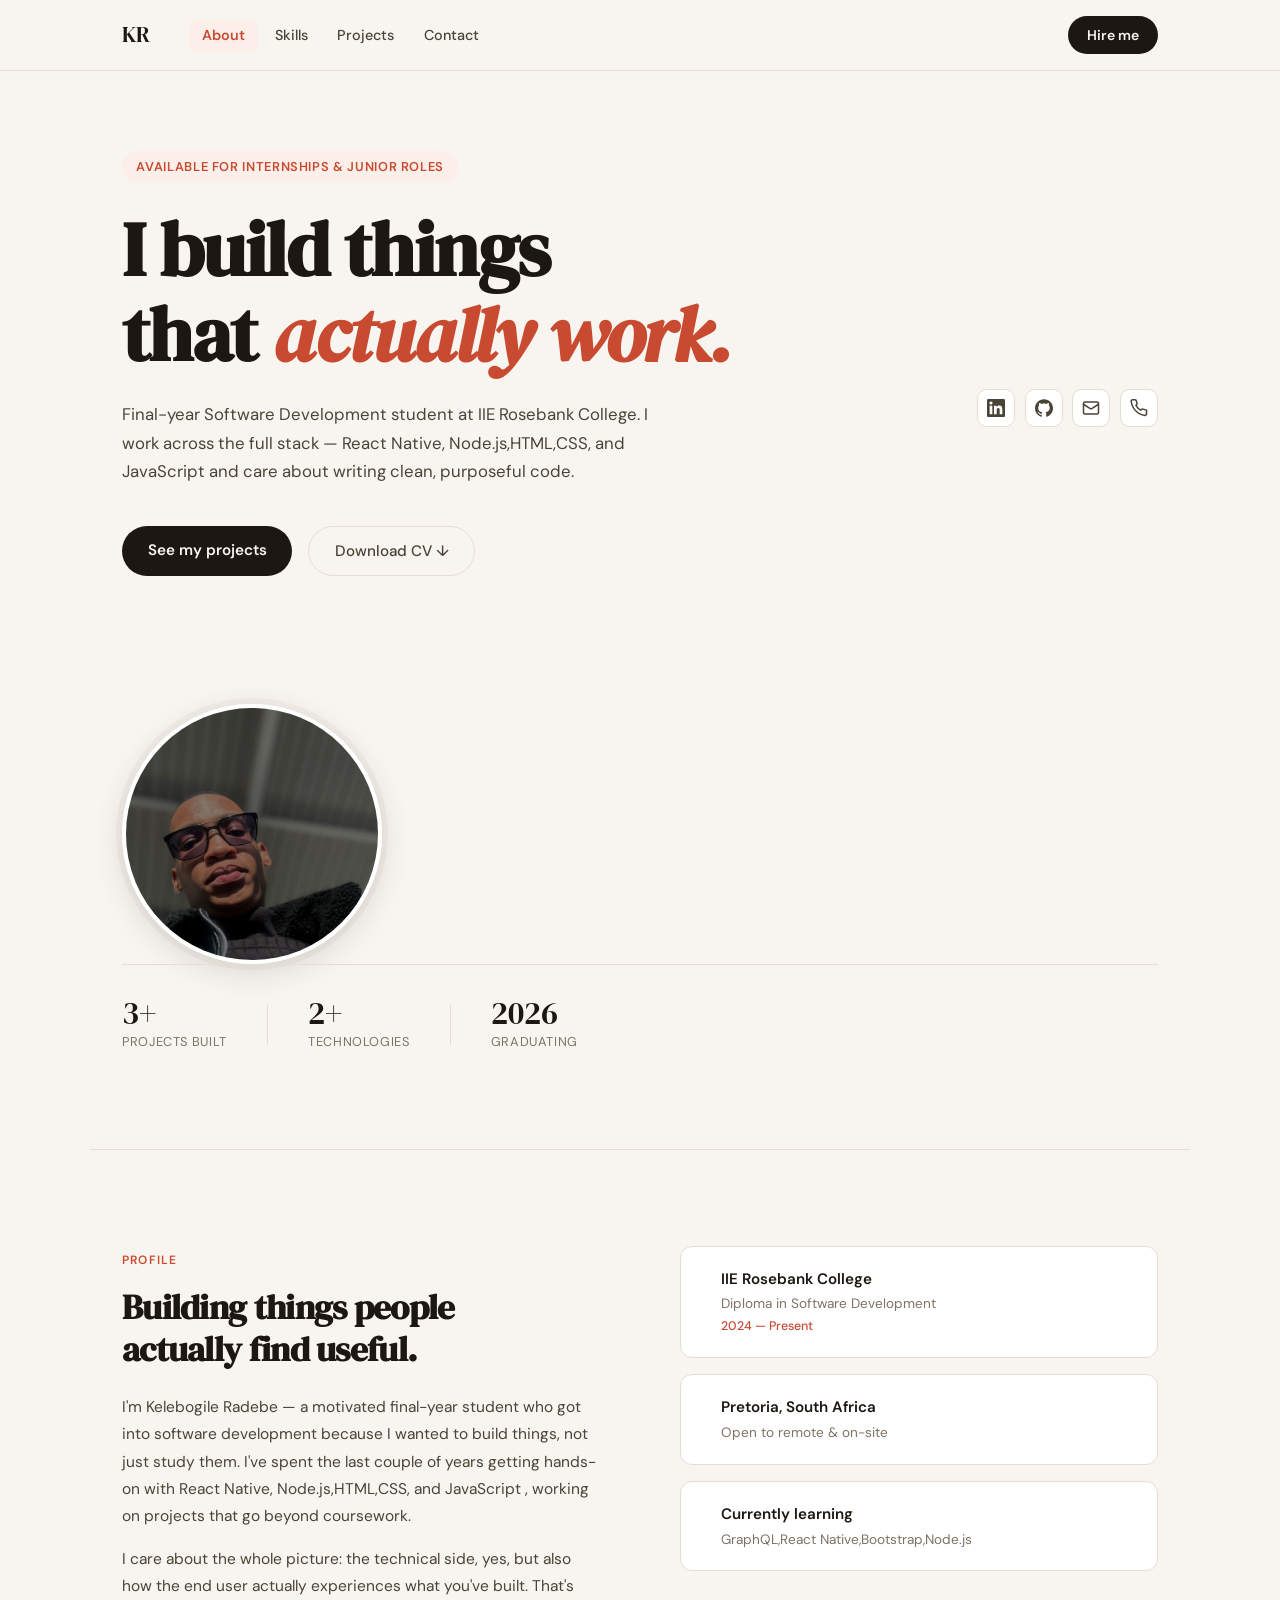
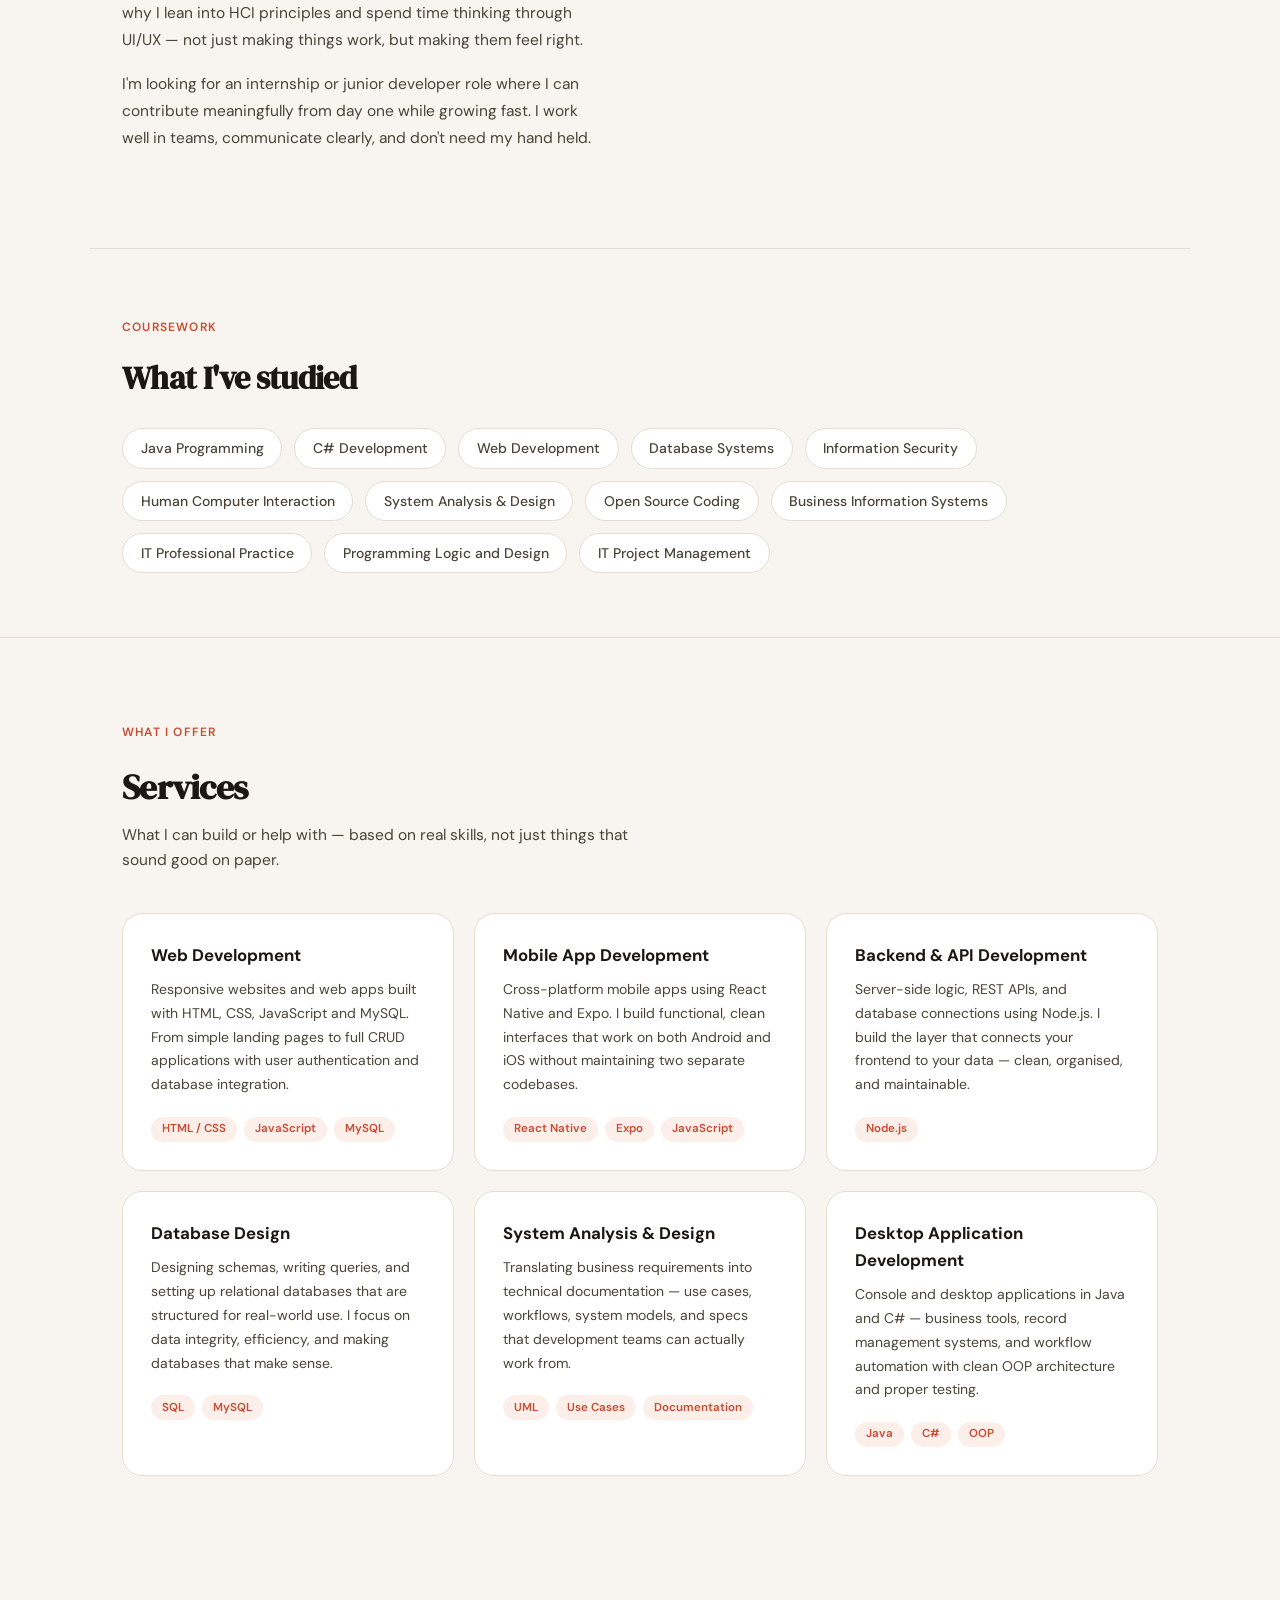
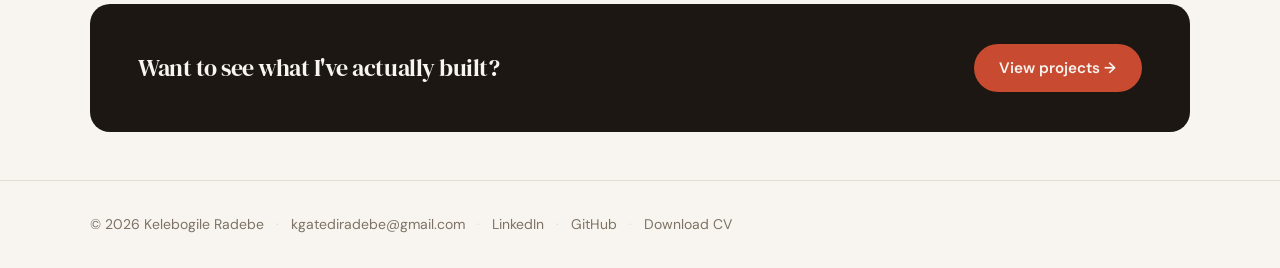
<file: index.html>
<!DOCTYPE html>
<html lang="en">
<head>
  <meta charset="UTF-8">
  <meta name="viewport" content="width=device-width, initial-scale=1.0">
  <title>Kelebogile Radebe — Software Developer</title>
  <link rel="preconnect" href="https://fonts.googleapis.com">
  <link href="https://fonts.googleapis.com/css2?family=DM+Serif+Display:ital@0;1&family=DM+Sans:wght@300;400;500;600&display=swap" rel="stylesheet">
  <link rel="stylesheet" href="style.css">
</head>
<body>

<nav>
  <div class="nav-inner">
    <a href="index.html" class="nav-logo">KR</a>
    <ul class="nav-links">
      <li><a href="index.html" class="active">About</a></li>
      <li><a href="skills.html">Skills</a></li>
      <li><a href="projects.html">Projects</a></li>
      <li><a href="contact.html">Contact</a></li>
    </ul>
    <a href="contact.html" class="nav-cta">Hire me</a>
  </div>
</nav>

<main>
  <section class="hero">
    <div class="hero-body">
      <div class="hero-text">
        <div class="hero-label">Available for internships & junior roles</div>
        <h1>
          I build things<br>
          that <em>actually work.</em>
        </h1>
        <p class="hero-sub">
          Final-year Software Development student at IIE Rosebank College. 
          I work across the full stack — React Native, Node.js,HTML,CSS, and JavaScript 
          and care about writing clean, purposeful code.
        </p>
        <div class="hero-actions">
          <a href="projects.html" class="btn-primary">See my projects</a>
          <a href="CV_LATEST.pdf" download="Kelebogile_Radebe_CV.pdf" class="btn-ghost">Download CV ↓</a>
        </div>
      </div>
     
       <div class="hero-social">
          <a href="https://www.linkedin.com/in/kelebogile-r-1488a2366?utm_source=share_via&utm_content=profile&utm_medium=member_ios" target="_blank" rel="noopener noreferrer" class="social-icon" aria-label="LinkedIn">
            <svg xmlns="http://www.w3.org/2000/svg" width="18" height="18" viewBox="0 0 24 24" fill="currentColor"><path d="M20.447 20.452h-3.554v-5.569c0-1.328-.027-3.037-1.852-3.037-1.853 0-2.136 1.445-2.136 2.939v5.667H9.351V9h3.414v1.561h.046c.477-.9 1.637-1.85 3.37-1.85 3.601 0 4.267 2.37 4.267 5.455v6.286zM5.337 7.433a2.062 2.062 0 0 1-2.063-2.065 2.064 2.064 0 1 1 2.063 2.065zm1.782 13.019H3.555V9h3.564v11.452zM22.225 0H1.771C.792 0 0 .774 0 1.729v20.542C0 23.227.792 24 1.771 24h20.451C23.2 24 24 23.227 24 22.271V1.729C24 .774 23.2 0 22.222 0h.003z"/></svg>
          </a>
          <a href="https://github.com/ST10447931" target="_blank" rel="noopener noreferrer" class="social-icon" aria-label="GitHub">
            <svg xmlns="http://www.w3.org/2000/svg" width="18" height="18" viewBox="0 0 24 24" fill="currentColor"><path d="M12 .297c-6.63 0-12 5.373-12 12 0 5.303 3.438 9.8 8.205 11.385.6.113.82-.258.82-.577 0-.285-.01-1.04-.015-2.04-3.338.724-4.042-1.61-4.042-1.61C4.422 18.07 3.633 17.7 3.633 17.7c-1.087-.744.084-.729.084-.729 1.205.084 1.838 1.236 1.838 1.236 1.07 1.835 2.809 1.305 3.495.998.108-.776.417-1.305.76-1.605-2.665-.3-5.466-1.332-5.466-5.93 0-1.31.465-2.38 1.235-3.22-.135-.303-.54-1.523.105-3.176 0 0 1.005-.322 3.3 1.23.96-.267 1.98-.399 3-.405 1.02.006 2.04.138 3 .405 2.28-1.552 3.285-1.23 3.285-1.23.645 1.653.24 2.873.12 3.176.765.84 1.23 1.91 1.23 3.22 0 4.61-2.805 5.625-5.475 5.92.42.36.81 1.096.81 2.22 0 1.606-.015 2.896-.015 3.286 0 .315.21.69.825.57C20.565 22.092 24 17.592 24 12.297c0-6.627-5.373-12-12-12"/></svg>
          </a>
          <a href="mailto:kgatediradebe@gmail.com" class="social-icon" aria-label="Email">
            <svg xmlns="http://www.w3.org/2000/svg" width="18" height="18" viewBox="0 0 24 24" fill="none" stroke="currentColor" stroke-width="2" stroke-linecap="round" stroke-linejoin="round"><rect width="20" height="16" x="2" y="4" rx="2"/><path d="m22 7-8.97 5.7a1.94 1.94 0 0 1-2.06 0L2 7"/></svg>
          </a>
          <a href="tel:+27763313632" class="social-icon" aria-label="Phone">
            <svg xmlns="http://www.w3.org/2000/svg" width="18" height="18" viewBox="0 0 24 24" fill="none" stroke="currentColor" stroke-width="2" stroke-linecap="round" stroke-linejoin="round"><path d="M22 16.92v3a2 2 0 0 1-2.18 2 19.79 19.79 0 0 1-8.63-3.07A19.5 19.5 0 0 1 4.69 12 19.79 19.79 0 0 1 1.61 3.35 2 2 0 0 1 3.6 1h3a2 2 0 0 1 2 1.72c.127.96.361 1.903.7 2.81a2 2 0 0 1-.45 2.11L7.91 8.6a16 16 0 0 0 6.29 6.29l.96-.96a2 2 0 0 1 2.11-.45c.907.339 1.85.573 2.81.7A2 2 0 0 1 22 16.92z"/></svg>
          </a>
        </div>
      </div>

      <div class="hero-photo-wrap">
        <img src="myPhoto.jpeg" alt="Kelebogile Radebe" class="hero-photo">
      </div>
    </div>

    <div class="hero-stats">
      <div class="stat">
        <span class="stat-num">3+</span>
        <span class="stat-label">Projects built</span>
      </div>
      <div class="stat-divider"></div>
      <div class="stat">
        <span class="stat-num">2+</span>
        <span class="stat-label">Technologies</span>
      </div>
      <div class="stat-divider"></div>
      <div class="stat">
        <span class="stat-num">2026</span>
        <span class="stat-label">Graduating</span>
      </div>
    </div>
  </section>

  <section class="about-section" id="about">
    <div class="about-grid">
      <div class="about-text">
        <span class="section-tag">Profile</span>
        <h2>Building things people<br>actually find useful.</h2>
        <p>
          I'm Kelebogile Radebe — a motivated final-year student who got into software 
          development because I wanted to build things, not just study them. I've spent 
          the last couple of years getting hands-on with React Native, Node.js,HTML,CSS, and JavaScript
          , working on projects that go beyond coursework.
        </p>
        <p>
          I care about the whole picture: the technical side, yes, but also how the 
          end user actually experiences what you've built. That's why I lean into 
          HCI principles and spend time thinking through UI/UX — not just making 
          things work, but making them feel right.
        </p>
        <p>
          I'm looking for an internship or junior developer role where I can contribute 
          meaningfully from day one while growing fast. I work well in teams, communicate 
          clearly, and don't need my hand held.
        </p>
      </div>
      <div class="about-card-stack">
        <div class="about-card card-1">
          <div class="about-card-icon"></div>
          <div>
            <strong>IIE Rosebank College</strong>
            <span>Diploma in Software Development</span>
            <small>2024 — Present</small>
          </div>
        </div>
        <div class="about-card card-2">
          <div class="about-card-icon"></div>
          <div>
            <strong>Pretoria, South Africa</strong>
            <span>Open to remote &amp; on-site</span>
          </div>
        </div>
        <div class="about-card card-3">
          <div class="about-card-icon"></div>
          <div>
            <strong>Currently learning</strong>
            <span>GraphQL,React Native,Bootstrap,Node.js</span>
          </div>
        </div>
      </div>
    </div>
  </section>

  <section class="modules-section">
    <span class="section-tag">Coursework</span>
    <h2>What I've studied</h2>
    <div class="modules-grid">
      <div class="module-chip">Java Programming</div>
      <div class="module-chip">C# Development</div>
      <div class="module-chip">Web Development</div>
      <div class="module-chip">Database Systems</div>
      <div class="module-chip">Information Security</div>
      <div class="module-chip">Human Computer Interaction</div>
      <div class="module-chip">System Analysis &amp; Design</div>
      <div class="module-chip">Open Source Coding</div>
      <div class="module-chip">Business Information Systems</div>
      <div class="module-chip">IT Professional Practice</div>
      <div class="module-chip">Programming Logic and Design</div>
      <div class="module-chip">IT Project Management</div>
    </div>
  </section>

   <section class="services-section" id="services">
    <div class="services-inner">
      <span class="section-tag">What I offer</span>
      <h2>Services</h2>
      <p class="services-sub">What I can build or help with — based on real skills, not just things that sound good on paper.</p>
      <div class="services-grid">
 
        <div class="service-card">
          <h3>Web Development</h3>
          <p>Responsive websites and web apps built with HTML, CSS, JavaScript and MySQL. From simple landing pages to full CRUD applications with user authentication and database integration.</p>
          <div class="service-tags">
          <span>HTML / CSS</span><span>JavaScript</span><span>MySQL</span>
          </div>
        </div>
 
        <div class="service-card">
          <h3>Mobile App Development</h3>
          <p>Cross-platform mobile apps using React Native and Expo. I build functional, clean interfaces that work on both Android and iOS without maintaining two separate codebases.</p>
          <div class="service-tags">
            <span>React Native</span><span>Expo</span><span>JavaScript</span>
          </div>
        </div>
 
        <div class="service-card">
          <h3>Backend & API Development</h3>
          <p>Server-side logic, REST APIs, and database connections using Node.js. I build the layer that connects your frontend to your data — clean, organised, and maintainable.</p>
          <div class="service-tags">
          <span>Node.js</span>
        </div>
        </div>
 
        <div class="service-card">
          <h3>Database Design</h3>
          <p>Designing schemas, writing queries, and setting up relational databases that are structured for real-world use. I focus on data integrity, efficiency, and making databases that make sense.</p>
          <div class="service-tags">
            <span>SQL</span><span>MySQL</span>
          </div>
        </div>
 
        <div class="service-card">
          <h3>System Analysis & Design</h3>
          <p>Translating business requirements into technical documentation — use cases, workflows, system models, and specs that development teams can actually work from.</p>
          <div class="service-tags">
            <span>UML</span><span>Use Cases</span><span>Documentation</span>
          </div>
        </div>
 
        <div class="service-card">
          <h3>Desktop Application Development</h3>
          <p>Console and desktop applications in Java and C# — business tools, record management systems, and workflow automation with clean OOP architecture and proper testing.</p>
          <div class="service-tags">
            <span>Java</span><span>C#</span><span>OOP</span>
          </div>
        </div>
 
      </div>
    </div>
  </section>

  <section class="cta-strip">
    <div class="cta-inner">
      <p>Want to see what I've actually built?</p>
      <a href="projects.html" class="btn-primary">View projects →</a>
    </div>
  </section>
</main>

<footer>
  <div class="footer-inner">
    <span>© 2026 Kelebogile Radebe</span>
    <span class="footer-sep">·</span>
    <a href="mailto:kgatediradebe@gmail.com">kgatediradebe@gmail.com</a>
    <span class="footer-sep">·</span>
    <a href="https://www.linkedin.com/in/kelebogile-r-1488a2366?utm_source=share_via&utm_content=profile&utm_medium=member_ios" target="_blank" rel="noopener noreferrer">LinkedIn</a>
    <span class="footer-sep">·</span>
    <a href="https://github.com/ST10447931" target="_blank" rel="noopener noreferrer">GitHub</a>
    <span class="footer-sep">·</span>
    <a href="CV_LATEST.pdf" download="Kelebogile_Radebe_CV.pdf">Download CV</a>
  </div>
</footer>

</body>
</html>
</file>
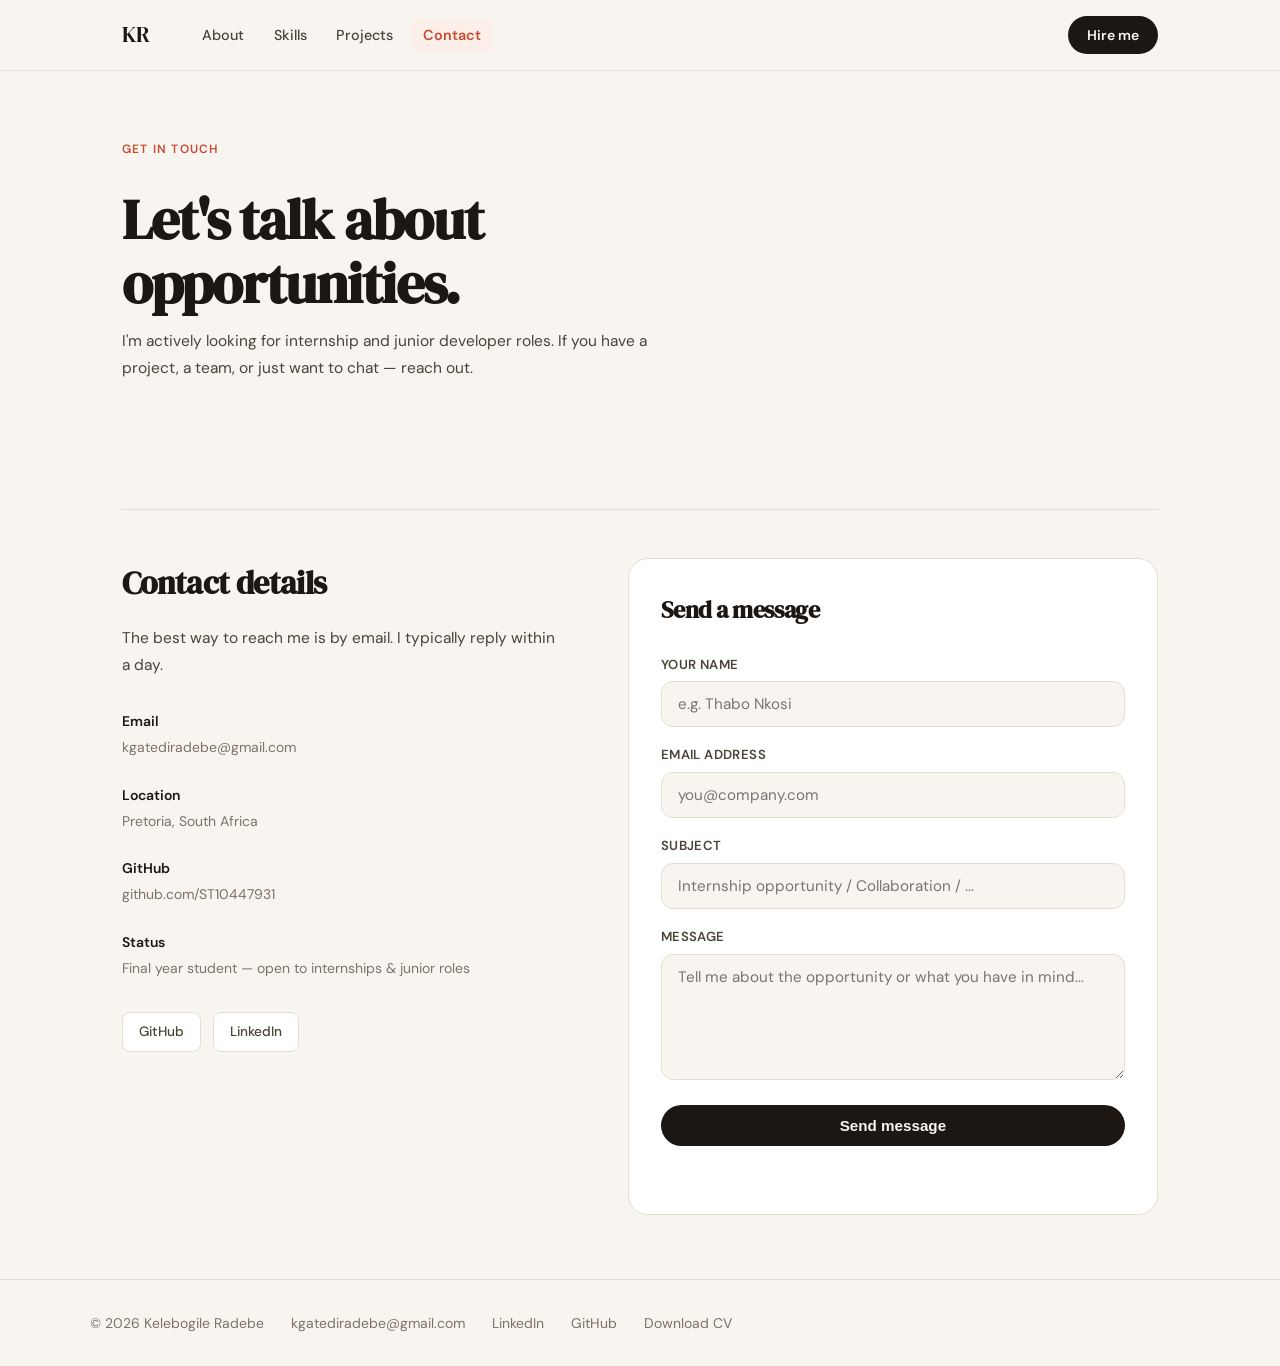
<file: contact.html>
<!DOCTYPE html>
<html lang="en">
<head>
  <meta charset="UTF-8">
  <meta name="viewport" content="width=device-width, initial-scale=1.0">
  <title>Contact — Kelebogile Radebe</title>
  <link rel="preconnect" href="https://fonts.googleapis.com">
  <link href="https://fonts.googleapis.com/css2?family=DM+Serif+Display:ital@0;1&family=DM+Sans:wght@300;400;500;600&display=swap" rel="stylesheet">
  <link rel="stylesheet" href="style.css">
</head>
<body>

<nav>
  <div class="nav-inner">
    <a href="index.html" class="nav-logo">KR</a>
     <ul class="nav-links">
      <li><a href="index.html">About</a></li>
      <li><a href="skills.html">Skills</a></li>
      <li><a href="projects.html">Projects</a></li>
      <li><a href="contact.html" class="active">Contact</a></li>
    </ul>
    <a href="contact.html" class="nav-cta">Hire me</a>
  </div>
</nav>

<main>
  <div class="page-hero">
    <span class="section-tag">Get in touch</span>
    <h1>Let's talk about<br>opportunities.</h1>
    <p>I'm actively looking for internship and junior developer roles. If you have a project, a team, or just want to chat — reach out.</p>
  </div>

  <section class="contact-section">
    <div class="contact-grid">

      <div class="contact-info">
        <h2>Contact details</h2>
        <p>The best way to reach me is by email. I typically reply within a day.</p>

        <div class="contact-detail">
          <div class="contact-detail-text">
            <strong>Email</strong>
            <span>kgatediradebe@gmail.com</span>
          </div>
        </div>

        <div class="contact-detail">
          <div class="contact-detail-text">
            <strong>Location</strong>
            <span>Pretoria, South Africa</span>
          </div>
        </div>

        <div class="contact-detail">
          <div class="contact-detail-text">
            <strong>GitHub</strong>
            <span>github.com/ST10447931</span>
          </div>
        </div>

        <div class="contact-detail">
          <div class="contact-detail-text">
            <strong>Status</strong>
            <span>Final year student — open to internships &amp; junior roles</span>
          </div>
        </div>

        <div class="social-row">
          <a href="#" class="social-btn">GitHub</a>
          <a href="#" class="social-btn">LinkedIn</a>
        </div>
      </div>

      <div class="contact-form">
        <h2>Send a message</h2>
        <div class="form-field">
          <label>Your name</label>
          <input type="text" id="name" placeholder="e.g. Thabo Nkosi">
        </div>
        <div class="form-field">
          <label>Email address</label>
          <input type="email" id="email" placeholder="you@company.com">
        </div>
        <div class="form-field">
          <label>Subject</label>
          <input type="text" id="subject" placeholder="Internship opportunity / Collaboration / ...">
        </div>
        <div class="form-field">
          <label>Message</label>
          <textarea id="message" rows="5" placeholder="Tell me about the opportunity or what you have in mind..."></textarea>
        </div>
        <button class="btn-primary" id="sendBtn" style="width:100%">Send message</button>
        <div class="form-status" id="formStatus"></div>
      </div>

    </div>
  </section>
</main>

<footer>
  <div class="footer-inner">
    <span>© 2026 Kelebogile Radebe</span>
    <span class="footer-sep">·</span>
    <a href="mailto:kgatediradebe@gmail.com">kgatediradebe@gmail.com</a>
    <span class="footer-sep">·</span>
    <a href="https://www.linkedin.com/in/kelebogile-r-1488a2366?utm_source=share_via&utm_content=profile&utm_medium=member_ios" target="_blank" rel="noopener noreferrer">LinkedIn</a>
    <span class="footer-sep">·</span>
    <a href="https://github.com/ST10447931" target="_blank" rel="noopener noreferrer">GitHub</a>
    <span class="footer-sep">·</span>
    <a href="CV_LATEST.pdf" download="Kelebogile_Radebe_CV.pdf">Download CV</a>
  </div>
</footer>

<script>
  document.getElementById('sendBtn').addEventListener('click', () => {
    const name    = document.getElementById('name').value.trim();
    const email   = document.getElementById('email').value.trim();
    const subject = document.getElementById('subject').value.trim();
    const message = document.getElementById('message').value.trim();
    const status  = document.getElementById('formStatus');

    if (!name || !email || !message) {
      status.textContent = 'Please fill in your name, email, and message.';
      status.className = 'form-status error';
      return;
    }

    const emailRegex = /^[^\s@]+@[^\s@]+\.[^\s@]+$/;
    if (!emailRegex.test(email)) {
      status.textContent = 'Please enter a valid email address.';
      status.className = 'form-status error';
      return;
    }

    // In a real deployment this would POST to a backend or Formspree/EmailJS
    status.textContent = "Message sent — I'll get back to you soon.";
    status.className = 'form-status success';
    document.getElementById('name').value = '';
    document.getElementById('email').value = '';
    document.getElementById('subject').value = '';
    document.getElementById('message').value = '';

    setTimeout(() => { status.textContent = ''; }, 5000);
  });
</script>
</body>
</html>
</file>
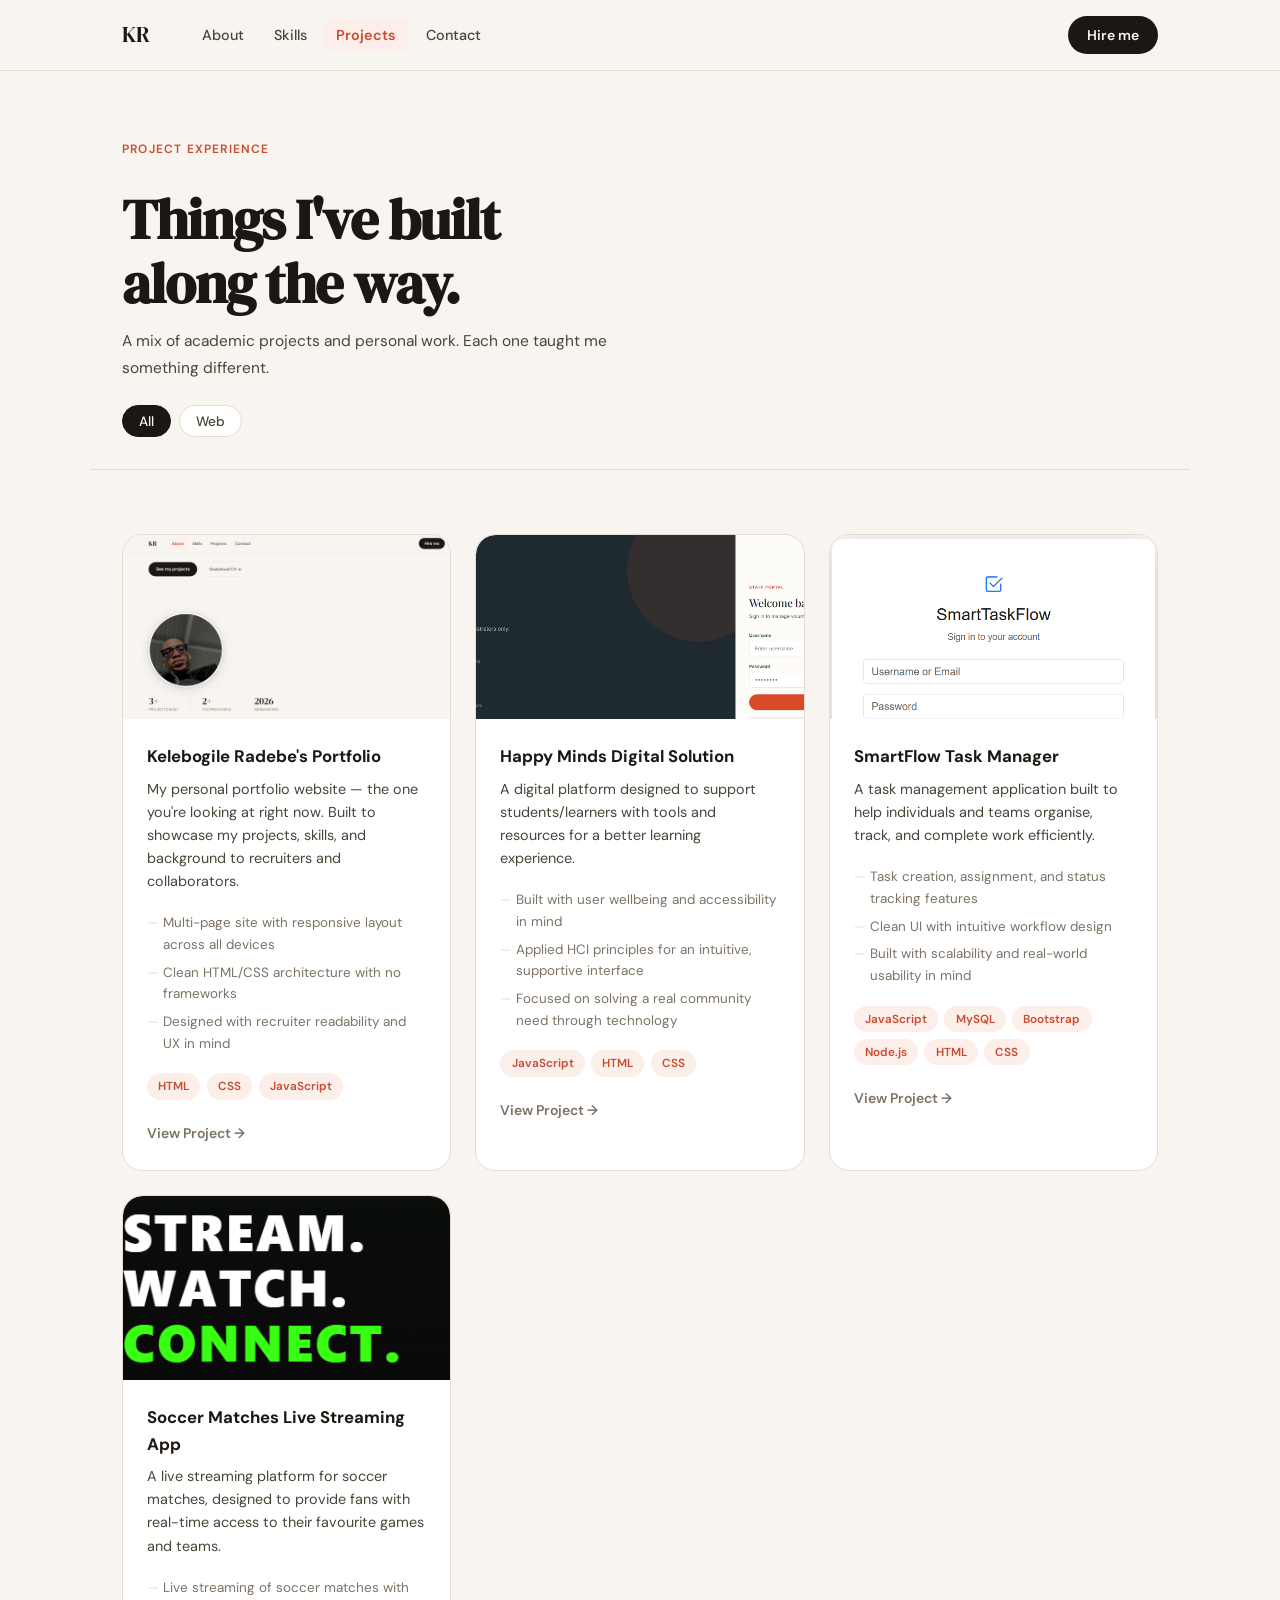
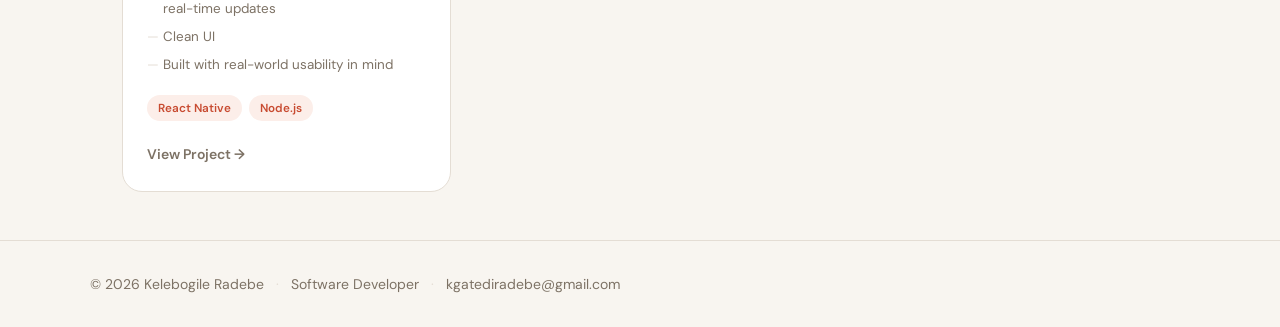
<file: projects.html>
<!DOCTYPE html>
<html lang="en">
<head>
  <meta charset="UTF-8">
  <meta name="viewport" content="width=device-width, initial-scale=1.0">
  <title>Projects — Kelebogile Radebe</title>
  <link rel="preconnect" href="https://fonts.googleapis.com">
  <link href="https://fonts.googleapis.com/css2?family=DM+Serif+Display:ital@0;1&family=DM+Sans:wght@300;400;500;600&display=swap" rel="stylesheet">
  <link rel="stylesheet" href="style.css">
</head>
<body>

<nav>
  <div class="nav-inner">
    <a href="index.html" class="nav-logo">KR</a>
    <ul class="nav-links">
      <li><a href="index.html">About</a></li>
      <li><a href="skills.html">Skills</a></li>
      <li><a href="projects.html" class="active">Projects</a></li>
      <li><a href="contact.html">Contact</a></li>
    </ul>
    <a href="contact.html" class="nav-cta">Hire me</a>
  </div>
</nav>

<main>
  <div class="page-hero">
    <span class="section-tag">Project Experience</span>
    <h1>Things I've built<br>along the way.</h1>
    <p>A mix of academic projects and personal work. Each one taught me something different.</p>
    <div class="filter-bar" id="filterBar">
      <button class="filter-btn active" data-filter="all">All</button>
      <button class="filter-btn" data-filter="web">Web</button>
    </div>
  </div>

  <section class="projects-section">
    <div class="projects-grid" id="projectsGrid"></div>
  </section>
</main>

<footer>
  <div class="footer-inner">
    <span>© 2026 Kelebogile Radebe</span>
    <span class="footer-sep">·</span>
    <span>Software Developer</span>
    <span class="footer-sep">·</span>
    <a href="mailto:kgatediradebe@gmail.com">kgatediradebe@gmail.com</a>
  </div>
</footer>

<script>
  const projects = [
    {
      title: "Kelebogile Radebe's Portfolio",
      img: "[data-uri]",
      desc: "My personal portfolio website — the one you're looking at right now. Built to showcase my projects, skills, and background to recruiters and collaborators.",
      bullets: [
        "Multi-page site with responsive layout across all devices",
        "Clean HTML/CSS architecture with no frameworks",
        "Designed with recruiter readability and UX in mind"
      ],
      tech: ["HTML", "CSS", "JavaScript"],
      category: "web",
      link: "https://st10447931.github.io/Kelebogile_Portfolio/"
    },
    {
      title: "Happy Minds Digital Solution",
      img: "[data-uri]",
      desc: "A digital platform designed to support students/learners with tools and resources for a better learning experience.",
      bullets: [
        "Built with user wellbeing and accessibility in mind",
        "Applied HCI principles for an intuitive, supportive interface",
        "Focused on solving a real community need through technology"
      ],
      tech: ["JavaScript", "HTML", "CSS"],
      category: "web",
      link: "https://st10447931.github.io/Happy-Minds-Website/"
    },
    {
      title: "SmartFlow Task Manager",
      img: "[data-uri]",
      desc: "A task management application built to help individuals and teams organise, track, and complete work efficiently.",
      bullets: [
        "Task creation, assignment, and status tracking features",
        "Clean UI with intuitive workflow design",
        "Built with scalability and real-world usability in mind"
      ],
      tech: ["JavaScript", "MySQL", "Bootstrap", "Node.js", "HTML", "CSS"],
      category: "web",
      link: "https://github.com/ST10447931/smartTaskFLaw"
    },
    {
      title: "Soccer Matches Live Streaming App",
      img: "[data-uri]",
      desc: "A live streaming platform for soccer matches, designed to provide fans with real-time access to their favourite games and teams.",
      bullets: [
        "Live streaming of soccer matches with real-time updates",
        "Clean UI",
        "Built with real-world usability in mind"
      ],
      tech: ["React Native", "Node.js"],
      category: "web/Expo",
      link: "https://github.com/ST10447931/GameZone-Live"
    },
  ];

  let current = "all";

  function render() {
    const grid = document.getElementById('projectsGrid');
    const filtered = current === "all" ? projects : projects.filter(p => p.category === current);
    grid.innerHTML = filtered.map(p => `
      <div class="project-card">
        <div class="project-img-wrap">
          <img class="project-img" src="${p.img}" alt="${p.title} screenshot" loading="lazy">
        </div>
        <div class="project-body">
          <div class="project-title">${p.title}</div>
          <div class="project-desc">${p.desc}</div>
          <ul class="project-bullets">
            ${p.bullets.map(b => `<li>${b}</li>`).join('')}
          </ul>
          <div class="tech-stack">
            ${p.tech.map(t => `<span class="tech-tag">${t.trim()}</span>`).join('')}
          </div>
          <a href="${p.link}" class="project-link" target="_blank" rel="noopener noreferrer">View Project →</a>
        </div>
      </div>
    `).join('');
  }

  document.getElementById('filterBar').addEventListener('click', e => {
    const btn = e.target.closest('.filter-btn');
    if (!btn) return;
    document.querySelectorAll('.filter-btn').forEach(b => b.classList.remove('active'));
    btn.classList.add('active');
    current = btn.dataset.filter;
    render();
  });

  render();
</script>
</body>
</html>
</file>
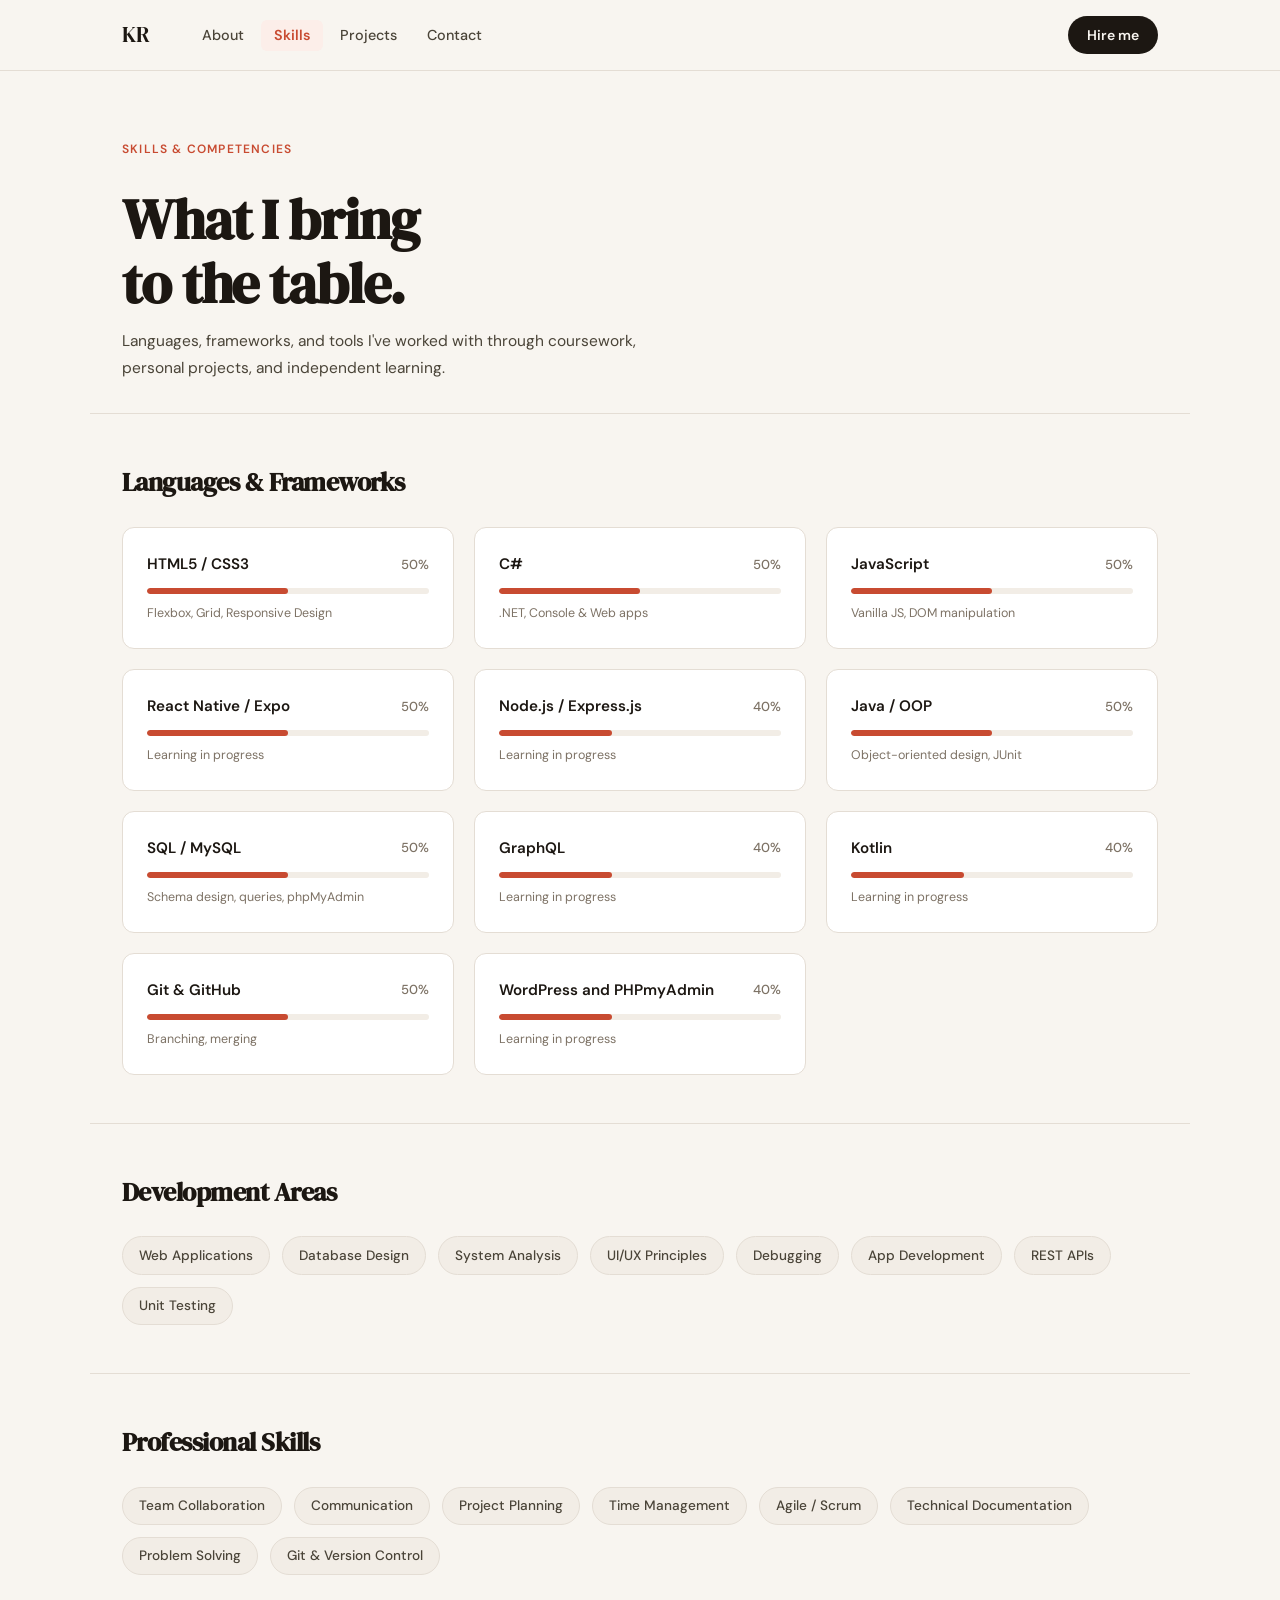
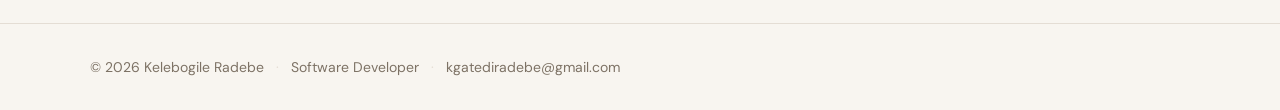
<file: skills.html>
<!DOCTYPE html>
<html lang="en">
<head>
  <meta charset="UTF-8">
  <meta name="viewport" content="width=device-width, initial-scale=1.0">
  <title>Skills — Kelebogile Radebe</title>
  <link rel="preconnect" href="https://fonts.googleapis.com">
  <link href="https://fonts.googleapis.com/css2?family=DM+Serif+Display:ital@0;1&family=DM+Sans:wght@300;400;500;600&display=swap" rel="stylesheet">
  <link rel="stylesheet" href="style.css">
</head>
<body>

<nav>
  <div class="nav-inner">
    <a href="index.html" class="nav-logo">KR</a>
    <ul class="nav-links">
      <li><a href="index.html">About</a></li>
      <li><a href="skills.html" class="active">Skills</a></li>
      <li><a href="projects.html">Projects</a></li>
      <li><a href="contact.html">Contact</a></li>
    </ul>
    <a href="contact.html" class="nav-cta">Hire me</a>
  </div>
</nav>

<main>
  <div class="page-hero">
    <span class="section-tag">Skills &amp; Competencies</span>
    <h1>What I bring<br>to the table.</h1>
    <p>Languages, frameworks, and tools I've worked with through coursework, personal projects, and independent learning.</p>
  </div>

  <section class="skills-section">
    <h2>Languages &amp; Frameworks</h2>
    <div class="skills-grid" id="skillsGrid"></div>
  </section>

  <section class="skills-section">
    <h2>Development Areas</h2>
    <div class="soft-grid">
      <span class="soft-chip">Web Applications</span>
      <span class="soft-chip">Database Design</span>
      <span class="soft-chip">System Analysis</span>
      <span class="soft-chip">UI/UX Principles</span>
      <span class="soft-chip">Debugging</span>
      <span class="soft-chip">App Development</span>
      <span class="soft-chip">REST APIs</span>
      <span class="soft-chip">Unit Testing</span>
    </div>
  </section>

  <section class="skills-section">
    <h2>Professional Skills</h2>
    <div class="soft-grid">
      <span class="soft-chip">Team Collaboration</span>
      <span class="soft-chip">Communication</span>
      <span class="soft-chip">Project Planning</span>
      <span class="soft-chip">Time Management</span>
      <span class="soft-chip">Agile / Scrum</span>
      <span class="soft-chip">Technical Documentation</span>
      <span class="soft-chip">Problem Solving</span>
      <span class="soft-chip">Git &amp; Version Control</span>
    </div>
  </section>
</main>

<footer>
  <div class="footer-inner">
    <span>© 2026 Kelebogile Radebe</span>
    <span class="footer-sep">·</span>
    <span>Software Developer</span>
    <span class="footer-sep">·</span>
    <a href="mailto:kgatediradebe@gmail.com">kgatediradebe@gmail.com</a>
  </div>
</footer>

<script>
  const skills = [
    { name: "HTML5 / CSS3", pct: 50,tools: "Flexbox, Grid, Responsive Design" },
    { name: "C#", pct: 50,tools: ".NET, Console & Web apps" },
    { name: "JavaScript", pct: 50, tools: "Vanilla JS, DOM manipulation" },
    { name: "React Native / Expo", pct: 50,tools: "Learning in progress" },
    { name: "Node.js / Express.js", pct: 40,tools: "Learning in progress" },
    { name: "Java / OOP", pct: 50,tools: "Object-oriented design, JUnit" },
    { name: "SQL / MySQL", pct: 50,tools: "Schema design, queries, phpMyAdmin" },
    { name: "GraphQL", pct: 40,tools: "Learning in progress" },
    { name: "Kotlin", pct: 40,tools: "Learning in progress" },
    { name: "Git & GitHub", pct: 50, tools: "Branching, merging" },
     { name: "WordPress and PHPmyAdmin", pct: 40, tools: "Learning in progress" },
  ];

  const grid = document.getElementById('skillsGrid');
  skills.forEach(s => {
    grid.innerHTML += `
      <div class="skill-card">
        <div class="skill-top">
          <span class="skill-name"> ${s.name}</span>
          <span class="skill-pct">${s.pct}%</span>
        </div>
        <div class="skill-bar">
          <div class="skill-fill" data-pct="${s.pct}"></div>
        </div>
        <div class="skill-tools">${s.tools}</div>
      </div>
    `;
  });

  // Animate bars when visible
  const observer = new IntersectionObserver(entries => {
    entries.forEach(entry => {
      if (entry.isIntersecting) {
        const bar = entry.target;
        bar.style.width = bar.dataset.pct + '%';
        observer.unobserve(bar);
      }
    });
  }, { threshold: 0.2 });

  document.querySelectorAll('.skill-fill').forEach(b => observer.observe(b));
</script>
</body>
</html>
</file>
<file: style.css>
/* ===========================
   KELEBOGILE RADEBE PORTFOLIO
   =========================== */

:root {
  --bg: #f8f5f0;
  --surface: #ffffff;
  --surface-2: #f2ede6;
  --ink: #1c1712;
  --ink-2: #4a4438;
  --ink-3: #7d7265;
  --accent: #c84b31;
  --accent-light: #fceee9;
  --accent-2: #2a5c45;
  --border: #e4ddd4;
  --radius: 12px;
  --radius-lg: 20px;
}

* {
  margin: 0;
  padding: 0;
  box-sizing: border-box;
}

html {
  scroll-behavior: smooth;
}

body {
  font-family: 'DM Sans', sans-serif;
  background: var(--bg);
  color: var(--ink);
  line-height: 1.6;
}

em {
  font-family: 'DM Serif Display', serif;
  font-style: italic;
  color: var(--accent);
}

/* ---- NAV ---- */
nav {
  position: sticky;
  top: 0;
  z-index: 100;
  background: var(--bg);
  border-bottom: 1px solid var(--border);
}

.nav-inner {
  max-width: 1100px;
  margin: 0 auto;
  padding: 1rem 2rem;
  display: flex;
  align-items: center;
  gap: 2.5rem;
}

.nav-logo {
  font-family: 'DM Serif Display', serif;
  font-size: 1.4rem;
  color: var(--ink);
  text-decoration: none;
  letter-spacing: -0.02em;
  flex-shrink: 0;
}

.nav-links {
  display: flex;
  list-style: none;
  gap: 0.25rem;
  flex: 1;
}

.nav-links a {
  text-decoration: none;
  color: var(--ink-2);
  font-size: 0.9rem;
  font-weight: 500;
  padding: 0.4rem 0.8rem;
  border-radius: 6px;
  transition: background 0.15s, color 0.15s;
}

.nav-links a:hover {
  background: var(--surface-2);
  color: var(--ink);
}

.nav-links a.active {
  background: var(--accent-light);
  color: var(--accent);
  font-weight: 600;
}

.nav-cta {
  flex-shrink: 0;
  background: var(--ink);
  color: var(--bg);
  text-decoration: none;
  padding: 0.5rem 1.2rem;
  border-radius: 100px;
  font-size: 0.875rem;
  font-weight: 600;
  transition: opacity 0.15s;
}

.nav-cta:hover {
  opacity: 0.8;
}

/* ---- HERO ---- */
.hero {
  max-width: 1100px;
  margin: 0 auto;
  padding: 5rem 2rem 4rem;
}

.hero-body {
  display: flex;
  align-items: center;
  justify-content: space-between;
  gap: 4rem;
  margin-bottom: 4rem;
}

.hero-text {
  flex: 1;
}

.hero-photo-wrap {
  flex-shrink: 0;
}

.hero-photo {
  width: 260px;
  height: 260px;
  border-radius: 50%;
  object-fit: cover;
  object-position: center top;
  border: 4px solid var(--surface);
  box-shadow: 0 8px 32px rgba(0,0,0,0.12), 0 0 0 6px var(--surface-2);
  display: block;
}

.hero-label {
  display: inline-block;
  background: var(--accent-light);
  color: var(--accent);
  font-size: 0.8rem;
  font-weight: 600;
  letter-spacing: 0.05em;
  text-transform: uppercase;
  padding: 0.35rem 0.9rem;
  border-radius: 100px;
  margin-bottom: 1.5rem;
}

.hero h1 {
  font-family: 'DM Serif Display', serif;
  font-size: clamp(2.8rem, 6vw, 5rem);
  line-height: 1.1;
  letter-spacing: -0.02em;
  color: var(--ink);
  margin-bottom: 1.5rem;
}

.hero-sub {
  max-width: 560px;
  color: var(--ink-2);
  font-size: 1.05rem;
  line-height: 1.7;
  margin-bottom: 2.5rem;
}

.hero-actions {
  display: flex;
  gap: 1rem;
  flex-wrap: wrap;
  margin-bottom: 4rem;
}

.btn-primary {
  background: var(--ink);
  color: var(--bg);
  text-decoration: none;
  padding: 0.75rem 1.6rem;
  border-radius: 100px;
  font-weight: 600;
  font-size: 0.95rem;
  transition: opacity 0.15s;
  border: none;
  cursor: pointer;
  display: inline-block;
}

.btn-primary:hover {
  opacity: 0.8;
}

.btn-ghost {
  background: transparent;
  color: var(--ink-2);
  text-decoration: none;
  padding: 0.75rem 1.6rem;
  border-radius: 100px;
  font-weight: 500;
  font-size: 0.95rem;
  border: 1.5px solid var(--border);
  transition: border-color 0.15s, color 0.15s;
  display: inline-block;
}

.btn-ghost:hover {
  border-color: var(--ink-3);
  color: var(--ink);
}

.hero-stats {
  display: flex;
  align-items: center;
  gap: 2.5rem;
  padding: 2rem 0;
  border-top: 1px solid var(--border);
}

.stat {
  display: flex;
  flex-direction: column;
  gap: 0.2rem;
}

.stat-num {
  font-family: 'DM Serif Display', serif;
  font-size: 2rem;
  line-height: 1;
  color: var(--ink);
}

.stat-label {
  font-size: 0.8rem;
  color: var(--ink-3);
  text-transform: uppercase;
  letter-spacing: 0.05em;
}

.stat-divider {
  width: 1px;
  height: 40px;
  background: var(--border);
}

/* ---- ABOUT SECTION ---- */
.about-section {
  max-width: 1100px;
  margin: 0 auto;
  padding: 5rem 2rem;
  border-top: 1px solid var(--border);
}

.section-tag {
  display: inline-block;
  font-size: 0.75rem;
  font-weight: 600;
  letter-spacing: 0.1em;
  text-transform: uppercase;
  color: var(--accent);
  margin-bottom: 1rem;
}

.about-grid {
  display: grid;
  grid-template-columns: 1fr 1fr;
  gap: 5rem;
  align-items: start;
  margin-top: 1rem;
}

.about-text h2 {
  font-family: 'DM Serif Display', serif;
  font-size: 2.2rem;
  line-height: 1.2;
  letter-spacing: -0.02em;
  margin-bottom: 1.5rem;
  color: var(--ink);
}

.about-text p {
  color: var(--ink-2);
  margin-bottom: 1rem;
  line-height: 1.75;
  font-size: 0.97rem;
}

.about-card-stack {
  display: flex;
  flex-direction: column;
  gap: 1rem;
}

.about-card {
  background: var(--surface);
  border: 1px solid var(--border);
  border-radius: var(--radius);
  padding: 1.25rem 1.5rem;
  display: flex;
  align-items: flex-start;
  gap: 1rem;
  transition: transform 0.2s;
}

.about-card:hover {
  transform: translateX(4px);
}

.about-card-icon {
  font-size: 1.5rem;
  flex-shrink: 0;
}

.about-card div {
  display: flex;
  flex-direction: column;
  gap: 0.15rem;
}

.about-card strong {
  font-weight: 600;
  font-size: 0.95rem;
  color: var(--ink);
}

.about-card span {
  font-size: 0.85rem;
  color: var(--ink-3);
}

.about-card small {
  font-size: 0.78rem;
  color: var(--accent);
  font-weight: 500;
}

/* ---- MODULES ---- */
.modules-section {
  max-width: 1100px;
  margin: 0 auto;
  padding: 4rem 2rem;
  border-top: 1px solid var(--border);
}

.modules-section h2 {
  font-family: 'DM Serif Display', serif;
  font-size: 2rem;
  margin-bottom: 1.5rem;
  letter-spacing: -0.02em;
}

.modules-grid {
  display: flex;
  flex-wrap: wrap;
  gap: 0.75rem;
}

.module-chip {
  background: var(--surface);
  border: 1px solid var(--border);
  color: var(--ink-2);
  padding: 0.5rem 1.1rem;
  border-radius: 100px;
  font-size: 0.875rem;
  font-weight: 500;
  transition: border-color 0.15s, color 0.15s;
}

.module-chip:hover {
  border-color: var(--accent);
  color: var(--accent);
}

/* ---- CTA STRIP ---- */
.cta-strip {
  margin: 3rem 2rem;
  max-width: 1100px;
  margin-left: auto;
  margin-right: auto;
}

.cta-inner {
  background: var(--ink);
  color: var(--bg);
  border-radius: var(--radius-lg);
  padding: 2.5rem 3rem;
  display: flex;
  align-items: center;
  justify-content: space-between;
  gap: 2rem;
  flex-wrap: wrap;
}

.cta-inner p {
  font-family: 'DM Serif Display', serif;
  font-size: 1.5rem;
  letter-spacing: -0.02em;
}

.cta-inner .btn-primary {
  background: var(--accent);
  flex-shrink: 0;
}

/* ---- HERO SOCIAL ---- */
.hero-social {
  display: flex;
  align-items: center;
  gap: 0.6rem;
  margin-top: 1.5rem;
}

.social-icon {
  width: 38px;
  height: 38px;
  border-radius: 10px;
  background: var(--surface);
  border: 1px solid var(--border);
  color: var(--ink-2);
  display: flex;
  align-items: center;
  justify-content: center;
  text-decoration: none;
  transition: background 0.15s, border-color 0.15s, color 0.15s, transform 0.15s;
}

.social-icon:hover {
  background: var(--ink);
  border-color: var(--ink);
  color: var(--bg);
  transform: translateY(-2px);
}

/* ---- SERVICES SECTION ---- */
.services-section {
  border-top: 1px solid var(--border);
}

.services-inner {
  max-width: 1100px;
  margin: 0 auto;
  padding: 5rem 2rem;
}

.services-inner h2 {
  font-family: 'DM Serif Display', serif;
  font-size: 2.2rem;
  letter-spacing: -0.02em;
  margin-bottom: 0.5rem;
}

.services-sub {
  color: var(--ink-2);
  font-size: 0.97rem;
  margin-bottom: 2.5rem;
  max-width: 520px;
  line-height: 1.6;
}

.services-grid {
  display: grid;
  grid-template-columns: repeat(auto-fill, minmax(320px, 1fr));
  gap: 1.25rem;
}

.service-card {
  background: var(--surface);
  border: 1px solid var(--border);
  border-radius: var(--radius-lg);
  padding: 1.75rem;
  transition: transform 0.2s, box-shadow 0.2s;
}

.service-card:hover {
  transform: translateY(-4px);
  box-shadow: 0 12px 32px rgba(0,0,0,0.07);
}

.service-icon {
  font-size: 1.8rem;
  margin-bottom: 1rem;
}

.service-card h3 {
  font-size: 1.05rem;
  font-weight: 700;
  color: var(--ink);
  margin-bottom: 0.6rem;
}

.service-card p {
  font-size: 0.875rem;
  color: var(--ink-2);
  line-height: 1.7;
  margin-bottom: 1.25rem;
}

.service-tags {
  display: flex;
  flex-wrap: wrap;
  gap: 0.4rem;
}

.service-tags span {
  background: var(--accent-light);
  color: var(--accent);
  font-size: 0.72rem;
  font-weight: 600;
  padding: 0.2rem 0.7rem;
  border-radius: 100px;
}

/* ---- FOOTER ---- */
footer {
  border-top: 1px solid var(--border);
  padding: 2rem;
}

.footer-inner {
  max-width: 1100px;
  margin: 0 auto;
  display: flex;
  align-items: center;
  gap: 0.75rem;
  font-size: 0.875rem;
  color: var(--ink-3);
  flex-wrap: wrap;
}

.footer-inner a {
  color: var(--ink-3);
  text-decoration: none;
  transition: color 0.15s;
}

.footer-inner a:hover {
  color: var(--accent);
}

.footer-sep {
  color: var(--border);
}

/* ---- SKILLS PAGE ---- */
.page-hero {
  max-width: 1100px;
  margin: 0 auto;
  padding: 4rem 2rem 2rem;
}

.page-hero h1 {
  font-family: 'DM Serif Display', serif;
  font-size: clamp(2.2rem, 5vw, 3.5rem);
  line-height: 1.15;
  letter-spacing: -0.02em;
  margin-top: 0.75rem;
  margin-bottom: 0.75rem;
}

.page-hero p {
  color: var(--ink-2);
  max-width: 540px;
  line-height: 1.7;
  font-size: 0.97rem;
}

.skills-section {
  max-width: 1100px;
  margin: 0 auto;
  padding: 3rem 2rem;
  border-top: 1px solid var(--border);
}

.skills-section h2 {
  font-family: 'DM Serif Display', serif;
  font-size: 1.6rem;
  margin-bottom: 1.5rem;
  letter-spacing: -0.02em;
}

.skills-grid {
  display: grid;
  grid-template-columns: repeat(auto-fill, minmax(300px, 1fr));
  gap: 1.25rem;
}

.skill-card {
  background: var(--surface);
  border: 1px solid var(--border);
  border-radius: var(--radius);
  padding: 1.5rem;
  transition: box-shadow 0.2s;
}

.skill-card:hover {
  box-shadow: 0 4px 20px rgba(0,0,0,0.07);
}

.skill-top {
  display: flex;
  justify-content: space-between;
  align-items: center;
  margin-bottom: 0.75rem;
}

.skill-name {
  font-weight: 600;
  font-size: 0.95rem;
  color: var(--ink);
  display: flex;
  align-items: center;
  gap: 0.5rem;
}

.skill-pct {
  font-size: 0.82rem;
  color: var(--ink-3);
  font-weight: 500;
}

.skill-bar {
  background: var(--surface-2);
  border-radius: 4px;
  height: 6px;
  overflow: hidden;
}

.skill-fill {
  height: 100%;
  background: var(--accent);
  border-radius: 4px;
  width: 0;
  transition: width 0.9s cubic-bezier(0.4,0,0.2,1);
}

.skill-tools {
  margin-top: 0.6rem;
  font-size: 0.78rem;
  color: var(--ink-3);
}

.soft-grid {
  display: flex;
  flex-wrap: wrap;
  gap: 0.75rem;
}

.soft-chip {
  background: var(--surface-2);
  color: var(--ink-2);
  padding: 0.45rem 1rem;
  border-radius: 100px;
  font-size: 0.85rem;
  font-weight: 500;
  border: 1px solid var(--border);
}

/* ---- PROJECTS PAGE ---- */
.filter-bar {
  display: flex;
  gap: 0.5rem;
  margin-top: 1.5rem;
  flex-wrap: wrap;
}

.filter-btn {
  background: var(--surface);
  border: 1px solid var(--border);
  color: var(--ink-2);
  padding: 0.4rem 1rem;
  border-radius: 100px;
  font-size: 0.85rem;
  font-weight: 500;
  cursor: pointer;
  transition: all 0.15s;
  font-family: inherit;
}

.filter-btn:hover {
  border-color: var(--ink-3);
  color: var(--ink);
}

.filter-btn.active {
  background: var(--ink);
  border-color: var(--ink);
  color: var(--bg);
}

.projects-section {
  max-width: 1100px;
  margin: 0 auto;
  padding: 3rem 2rem;
  border-top: 1px solid var(--border);
}

.projects-grid {
  display: grid;
  grid-template-columns: repeat(auto-fill, minmax(320px, 1fr));
  gap: 1.5rem;
  margin-top: 1rem;
}

.project-card {
  background: var(--surface);
  border: 1px solid var(--border);
  border-radius: var(--radius-lg);
  overflow: hidden;
  transition: transform 0.2s, box-shadow 0.2s;
}

.project-card:hover {
  transform: translateY(-4px);
  box-shadow: 0 12px 32px rgba(0,0,0,0.08);
}

.project-thumb {
  height: 140px;
  display: flex;
  align-items: center;
  justify-content: center;
  font-size: 3rem;
  background: var(--surface-2);
}

.project-body {
  padding: 1.5rem;
}

.project-title {
  font-weight: 700;
  font-size: 1.05rem;
  color: var(--ink);
  margin-bottom: 0.5rem;
}

.project-desc {
  font-size: 0.9rem;
  color: var(--ink-2);
  line-height: 1.6;
  margin-bottom: 1rem;
}

.project-bullets {
  list-style: none;
  margin-bottom: 1rem;
}

.project-bullets li {
  font-size: 0.84rem;
  color: var(--ink-3);
  padding: 0.2rem 0;
  padding-left: 1rem;
  position: relative;
}

.project-bullets li::before {
  content: '—';
  position: absolute;
  left: 0;
  color: var(--border);
}

.tech-stack {
  display: flex;
  flex-wrap: wrap;
  gap: 0.4rem;
  margin-bottom: 1.25rem;
}

.tech-tag {
  background: var(--accent-light);
  color: var(--accent);
  font-size: 0.73rem;
  font-weight: 600;
  padding: 0.25rem 0.7rem;
  border-radius: 100px;
}

.project-link {
  font-size: 0.875rem;
  font-weight: 600;
  color: var(--ink-3);
  text-decoration: none;
  transition: color 0.15s;
}

.project-link:hover {
  color: var(--accent);
}

/* ---- CONTACT PAGE ---- */
.contact-section {
  max-width: 1100px;
  margin: 0 auto;
  padding: 4rem 2rem;
}

.contact-grid {
  display: grid;
  grid-template-columns: 1fr 1.2fr;
  gap: 4rem;
  align-items: start;
  margin-top: 2rem;
  border-top: 1px solid var(--border);
  padding-top: 3rem;
}

.contact-info h2 {
  font-family: 'DM Serif Display', serif;
  font-size: 2rem;
  margin-bottom: 1rem;
  letter-spacing: -0.02em;
}

.contact-info > p {
  color: var(--ink-2);
  line-height: 1.7;
  margin-bottom: 2rem;
  font-size: 0.97rem;
}

.contact-detail {
  display: flex;
  gap: 1rem;
  align-items: flex-start;
  margin-bottom: 1.5rem;
}

.contact-icon {
  width: 40px;
  height: 40px;
  background: var(--surface-2);
  border-radius: 10px;
  display: flex;
  align-items: center;
  justify-content: center;
  font-size: 1.1rem;
  flex-shrink: 0;
}

.contact-detail-text strong {
  display: block;
  font-weight: 600;
  font-size: 0.875rem;
  color: var(--ink);
  margin-bottom: 0.1rem;
}

.contact-detail-text span {
  font-size: 0.875rem;
  color: var(--ink-3);
}

.social-row {
  display: flex;
  gap: 0.75rem;
  margin-top: 2rem;
}

.social-btn {
  background: var(--surface);
  border: 1px solid var(--border);
  color: var(--ink-2);
  text-decoration: none;
  padding: 0.5rem 1rem;
  border-radius: 8px;
  font-size: 0.85rem;
  font-weight: 500;
  transition: all 0.15s;
}

.social-btn:hover {
  border-color: var(--ink);
  color: var(--ink);
}

.contact-form {
  background: var(--surface);
  border: 1px solid var(--border);
  border-radius: var(--radius-lg);
  padding: 2rem;
}

.contact-form h2 {
  font-family: 'DM Serif Display', serif;
  font-size: 1.5rem;
  margin-bottom: 1.5rem;
  letter-spacing: -0.02em;
}

.form-field {
  margin-bottom: 1.1rem;
}

.form-field label {
  display: block;
  font-size: 0.82rem;
  font-weight: 600;
  color: var(--ink-2);
  margin-bottom: 0.4rem;
  letter-spacing: 0.03em;
  text-transform: uppercase;
}

.form-field input,
.form-field textarea {
  width: 100%;
  background: var(--bg);
  border: 1px solid var(--border);
  border-radius: var(--radius);
  padding: 0.75rem 1rem;
  font-family: 'DM Sans', sans-serif;
  font-size: 0.95rem;
  color: var(--ink);
  transition: border-color 0.15s, box-shadow 0.15s;
  outline: none;
  resize: vertical;
}

.form-field input:focus,
.form-field textarea:focus {
  border-color: var(--ink);
  box-shadow: 0 0 0 3px rgba(28,23,18,0.06);
}

.form-status {
  margin-top: 0.75rem;
  font-size: 0.875rem;
  font-weight: 500;
  min-height: 1.5rem;
}

.form-status.success { color: var(--accent-2); }
.form-status.error   { color: var(--accent); }

/* ---- RESPONSIVE ---- */
@media (max-width: 768px) {
  .nav-cta { display: none; }
  .about-grid,
  .contact-grid { grid-template-columns: 1fr; gap: 2.5rem; }
  .hero-stats { gap: 1.5rem; }
  .hero-body { flex-direction: column-reverse; gap: 2rem; align-items: flex-start; }
  .hero-photo { width: 200px; height: 200px; }
  .cta-inner { flex-direction: column; align-items: flex-start; }
  .nav-links { gap: 0; }
  .nav-links a { padding: 0.4rem 0.5rem; font-size: 0.85rem; }
  .services-grid { grid-template-columns: 1fr; }
}
/* ---- PROJECT CARD SCREENSHOTS ---- */
.project-img-wrap {
  width: 100%;
  aspect-ratio: 16 / 9;
  overflow: hidden;
  background: var(--surface-2);
  border-radius: var(--radius-lg) var(--radius-lg) 0 0;
  flex-shrink: 0;
}

.project-img {
  width: 100%;
  height: 100%;
  object-fit: cover;
  object-position: top center;
  display: block;
  transition: transform 0.45s ease;
}

.project-card:hover .project-img {
  transform: scale(1.04);
}
</file>
